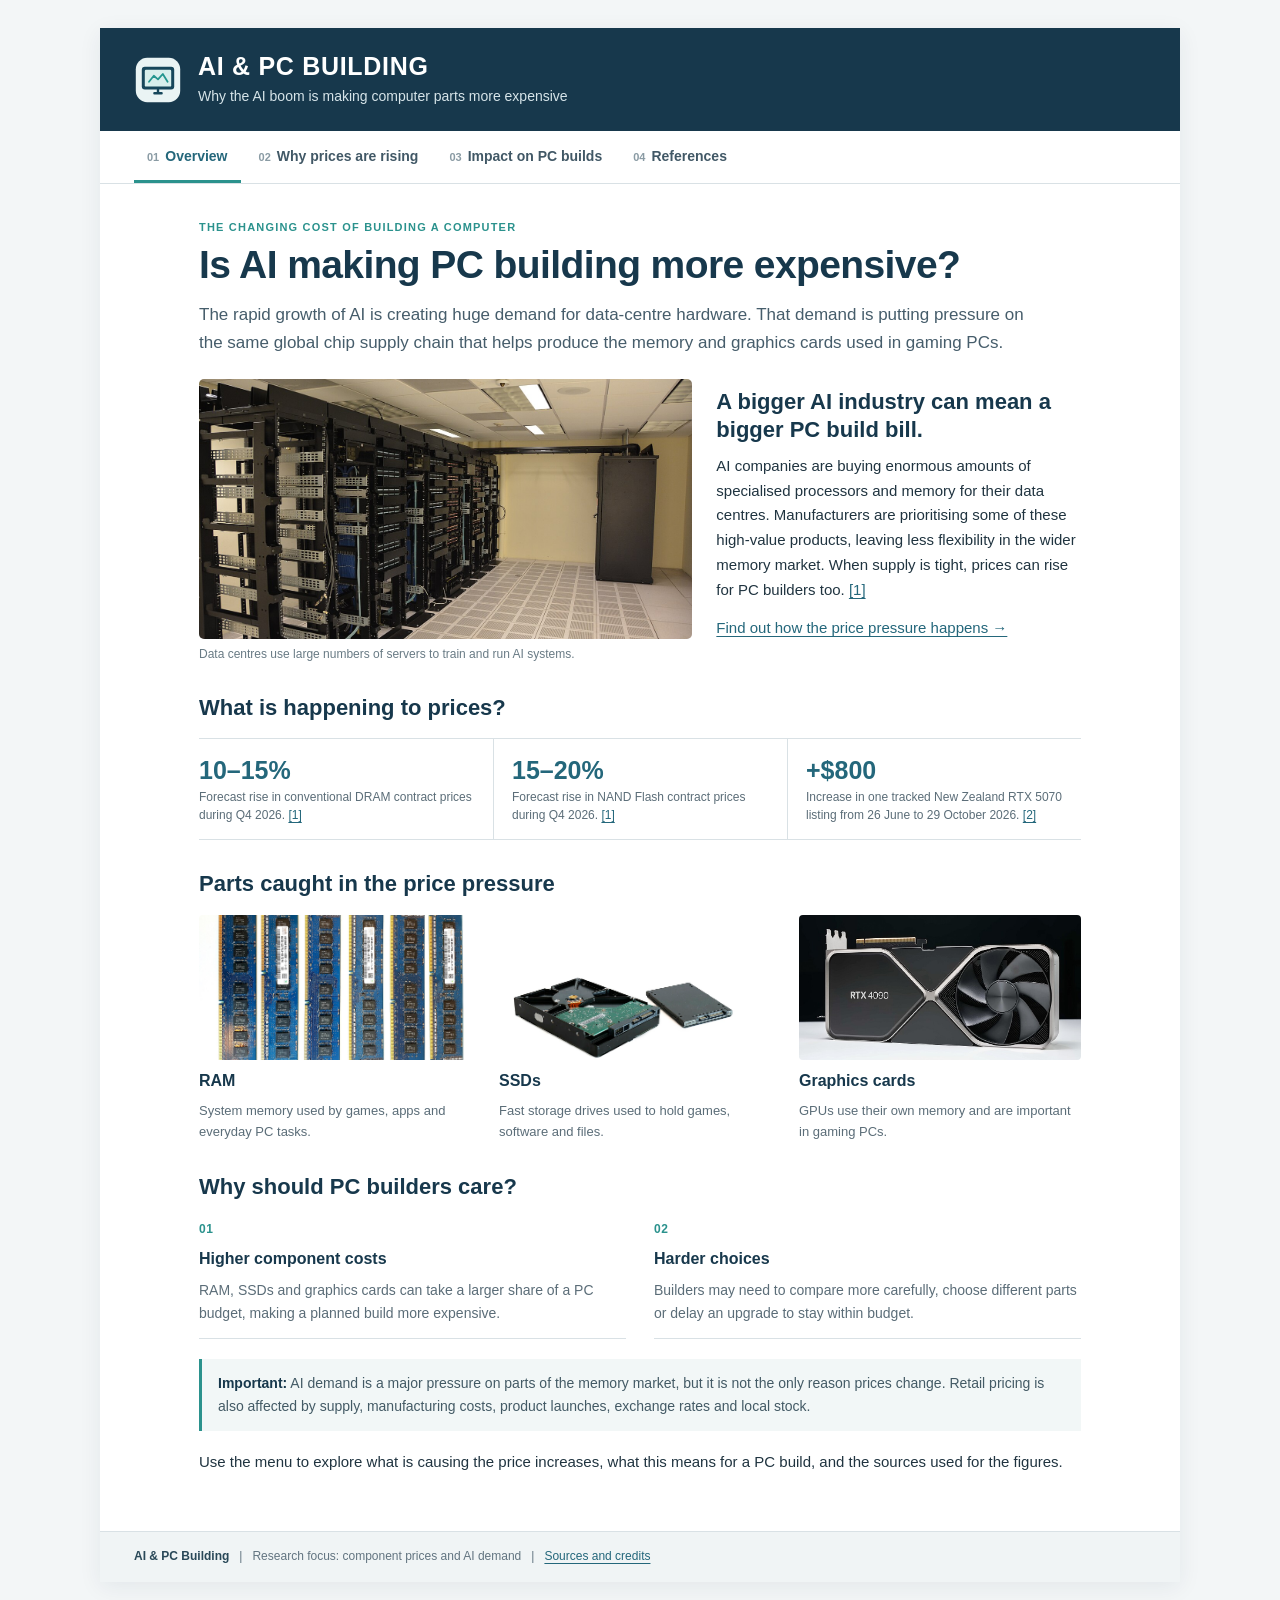
<file: index.html>
<!DOCTYPE html>
<html lang="en">
<head>
    <meta charset="UTF-8">
    <meta name="viewport" content="width=device-width, initial-scale=1.0">
    <meta name="description" content="How growing AI data-centre demand is affecting PC component supply and the cost of building a computer.">
    <title>Overview | AI &amp; PC Building</title>
    <link href="css/styles.css" rel="stylesheet" type="text/css">
</head>
<body>
<div id="container">
<header id="topbar">
    <img class="brandmark" src="images/logo.svg" alt="">
    <div><p class="site-name">AI &amp; PC BUILDING</p><p class="tagline">Why the AI boom is making computer parts more expensive</p></div>
</header>
<nav id="menu" aria-label="Main navigation"><a href="index.html" class="current"><span class="nav-num">01</span>Overview</a>
<a href="why-prices.html" class=""><span class="nav-num">02</span>Why prices are rising</a>
<a href="build-impact.html" class=""><span class="nav-num">03</span>Impact on PC builds</a>
<a href="references.html" class=""><span class="nav-num">04</span>References</a></nav>
<main id="main">
<p class="eyebrow">The changing cost of building a computer</p>
<h1>Is AI making PC building more expensive?</h1>
<p class="lead">The rapid growth of AI is creating huge demand for data-centre hardware. That demand is putting pressure on the same global chip supply chain that helps produce the memory and graphics cards used in gaming PCs.</p>
<section class="photo-feature">
    <figure><img src="images/data_centre.jpg" alt="Rows of computer servers in a data centre"><figcaption>Data centres use large numbers of servers to train and run AI systems.</figcaption></figure>
    <div>
        <h2 style="margin-top:0">A bigger AI industry can mean a bigger PC build bill.</h2>
        <p>AI companies are buying enormous amounts of specialised processors and memory for their data centres. Manufacturers are prioritising some of these high-value products, leaving less flexibility in the wider memory market. When supply is tight, prices can rise for PC builders too. <a href="references.html#trendforce">[1]</a></p>
        <p><a href="why-prices.html">Find out how the price pressure happens →</a></p>
    </div>
</section>
<h2>What is happening to prices?</h2>
<div class="stats">
    <div class="stat"><span class="stat-value">10–15%</span><span class="stat-label">Forecast rise in conventional DRAM contract prices during Q4 2026. <a href="references.html#trendforce">[1]</a></span></div>
    <div class="stat"><span class="stat-value">15–20%</span><span class="stat-label">Forecast rise in NAND Flash contract prices during Q4 2026. <a href="references.html#trendforce">[1]</a></span></div>
    <div class="stat"><span class="stat-value">+$800</span><span class="stat-label">Increase in one tracked New Zealand RTX 5070 listing from 26 June to 29 October 2026. <a href="references.html#priceme">[2]</a></span></div>
</div>
<h2>Parts caught in the price pressure</h2>
<div class="photo-row">
    <figure><img src="images/ram.jpg" alt="Several RAM memory modules"><h3>RAM</h3><p>System memory used by games, apps and everyday PC tasks.</p></figure>
    <figure><img src="images/ssd-and-hdd.jpg" alt="Several solid-state drives stacked together"><h3>SSDs</h3><p>Fast storage drives used to hold games, software and files.</p></figure>
    <figure><img src="images/graphics-card.jpg" alt="Close-up of a graphics processor on a graphics card"><h3>Graphics cards</h3><p>GPUs use their own memory and are important in gaming PCs.</p></figure>
</div>
<h2>Why should PC builders care?</h2>
<div class="card-grid">
    <div class="card"><div class="icon-box">01</div><h3>Higher component costs</h3><p>RAM, SSDs and graphics cards can take a larger share of a PC budget, making a planned build more expensive.</p></div>
    <div class="card"><div class="icon-box">02</div><h3>Harder choices</h3><p>Builders may need to compare more carefully, choose different parts or delay an upgrade to stay within budget.</p></div>
</div>
<div class="note"><strong>Important:</strong> AI demand is a major pressure on parts of the memory market, but it is not the only reason prices change. Retail pricing is also affected by supply, manufacturing costs, product launches, exchange rates and local stock.</div>
<p>Use the menu to explore what is causing the price increases, what this means for a PC build, and the sources used for the figures.</p>
</main>
<footer id="footer"><p><span class="footer-strong">AI &amp; PC Building</span> &nbsp; | &nbsp; Research focus: component prices and AI demand &nbsp; | &nbsp; <a href="references.html">Sources and credits</a></p></footer>
</div>
</body>
</html>
</file>
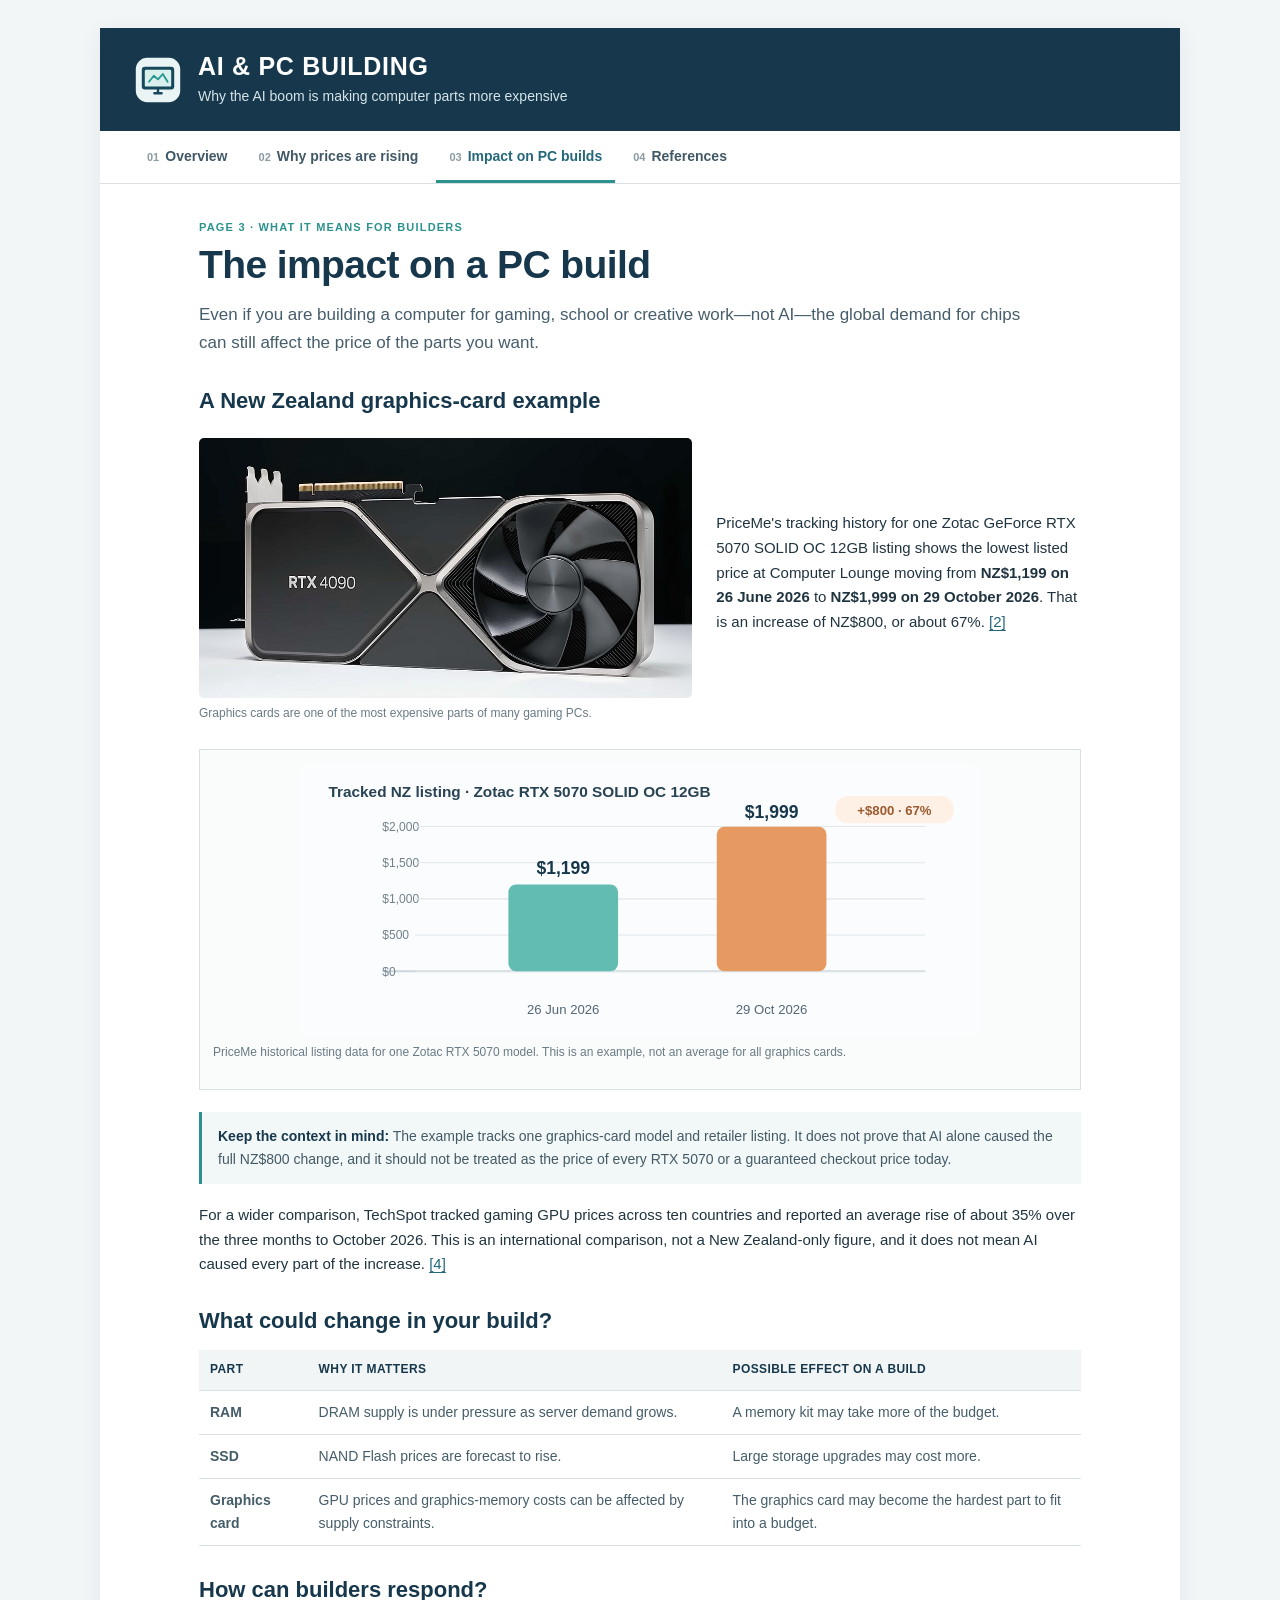
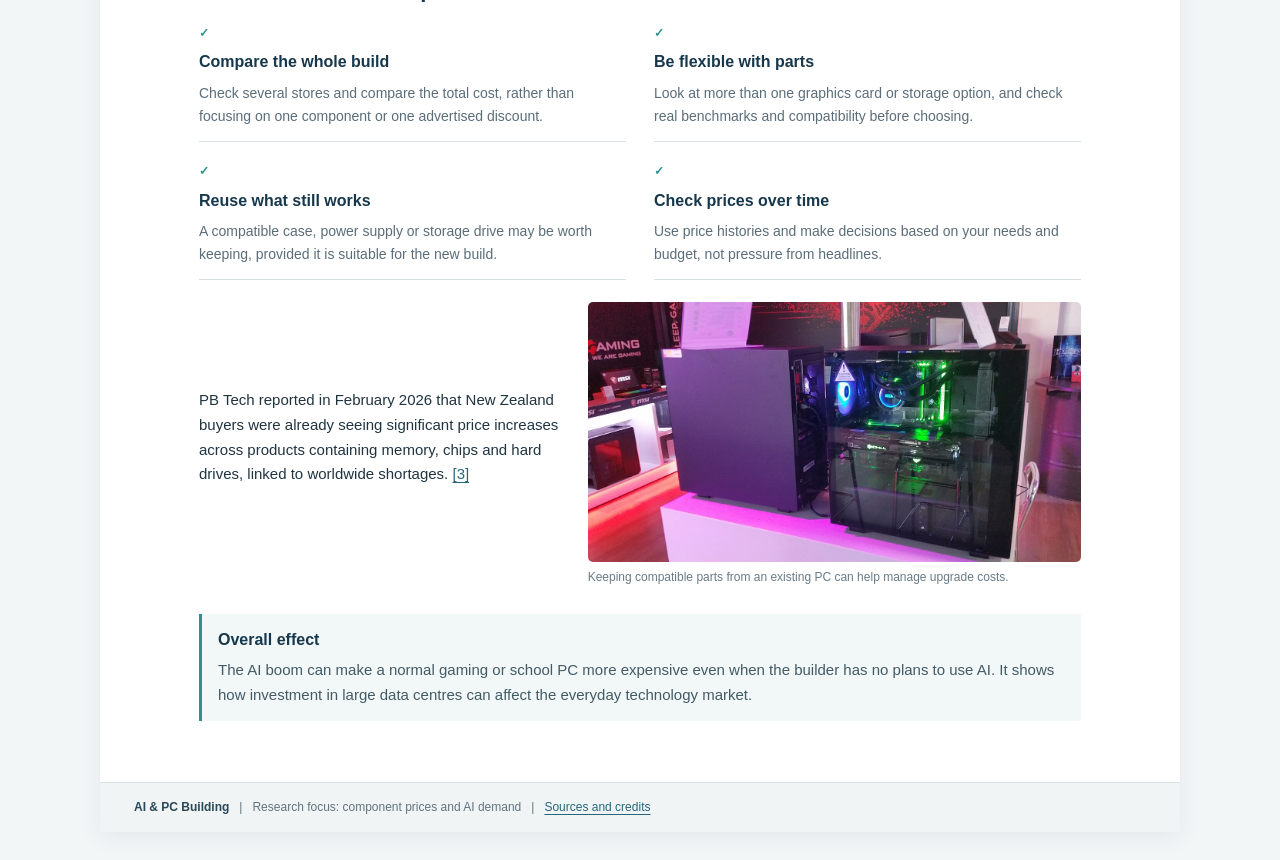
<file: build-impact.html>
<!DOCTYPE html>
<html lang="en">
<head>
    <meta charset="UTF-8">
    <meta name="viewport" content="width=device-width, initial-scale=1.0">
    <meta name="description" content="How growing AI data-centre demand is affecting PC component supply and the cost of building a computer.">
    <title>Impact on PC builds | AI &amp; PC Building</title>
    <link href="css/styles.css" rel="stylesheet" type="text/css">
</head>
<body>
<div id="container">
<header id="topbar">
    <img class="brandmark" src="images/logo.svg" alt="">
    <div><p class="site-name">AI &amp; PC BUILDING</p><p class="tagline">Why the AI boom is making computer parts more expensive</p></div>
</header>
<nav id="menu" aria-label="Main navigation"><a href="index.html" class=""><span class="nav-num">01</span>Overview</a>
<a href="why-prices.html" class=""><span class="nav-num">02</span>Why prices are rising</a>
<a href="build-impact.html" class="current"><span class="nav-num">03</span>Impact on PC builds</a>
<a href="references.html" class=""><span class="nav-num">04</span>References</a></nav>
<main id="main">
<p class="eyebrow">Page 3 · What it means for builders</p>
<h1>The impact on a PC build</h1>
<p class="lead">Even if you are building a computer for gaming, school or creative work—not AI—the global demand for chips can still affect the price of the parts you want.</p>
<h2>A New Zealand graphics-card example</h2>
<section class="photo-feature">
    <figure><img src="images/graphics-card.jpg" alt="Close-up of a graphics processor on a graphics card"><figcaption>Graphics cards are one of the most expensive parts of many gaming PCs.</figcaption></figure>
    <div><p>PriceMe's tracking history for one Zotac GeForce RTX 5070 SOLID OC 12GB listing shows the lowest listed price at Computer Lounge moving from <strong>NZ$1,199 on 26 June 2026</strong> to <strong>NZ$1,999 on 29 October 2026</strong>. That is an increase of NZ$800, or about 67%. <a href="references.html#priceme">[2]</a></p></div>
</section>
<div class="data-chart"><img src="images/nz-price-example.svg" alt="Bar chart showing a Zotac RTX 5070 listing rising from NZ$1,199 on 26 June 2026 to NZ$1,999 on 29 October 2026"><p class="caption">PriceMe historical listing data for one Zotac RTX 5070 model. This is an example, not an average for all graphics cards.</p></div>
<div class="note"><strong>Keep the context in mind:</strong> The example tracks one graphics-card model and retailer listing. It does not prove that AI alone caused the full NZ$800 change, and it should not be treated as the price of every RTX 5070 or a guaranteed checkout price today.</div>
<p>For a wider comparison, TechSpot tracked gaming GPU prices across ten countries and reported an average rise of about 35% over the three months to October 2026. This is an international comparison, not a New Zealand-only figure, and it does not mean AI caused every part of the increase. <a href="references.html#techspot">[4]</a></p>
<h2>What could change in your build?</h2>
<div class="table-wrap"><table>
    <thead><tr><th>Part</th><th>Why it matters</th><th>Possible effect on a build</th></tr></thead>
    <tbody>
        <tr><td><strong>RAM</strong></td><td>DRAM supply is under pressure as server demand grows.</td><td>A memory kit may take more of the budget.</td></tr>
        <tr><td><strong>SSD</strong></td><td>NAND Flash prices are forecast to rise.</td><td>Large storage upgrades may cost more.</td></tr>
        <tr><td><strong>Graphics card</strong></td><td>GPU prices and graphics-memory costs can be affected by supply constraints.</td><td>The graphics card may become the hardest part to fit into a budget.</td></tr>
    </tbody>
</table></div>
<h2>How can builders respond?</h2>
<div class="card-grid">
    <div class="card"><div class="icon-box">✓</div><h3>Compare the whole build</h3><p>Check several stores and compare the total cost, rather than focusing on one component or one advertised discount.</p></div>
    <div class="card"><div class="icon-box">✓</div><h3>Be flexible with parts</h3><p>Look at more than one graphics card or storage option, and check real benchmarks and compatibility before choosing.</p></div>
    <div class="card"><div class="icon-box">✓</div><h3>Reuse what still works</h3><p>A compatible case, power supply or storage drive may be worth keeping, provided it is suitable for the new build.</p></div>
    <div class="card"><div class="icon-box">✓</div><h3>Check prices over time</h3><p>Use price histories and make decisions based on your needs and budget, not pressure from headlines.</p></div>
</div>
<section class="photo-feature reverse">
    <figure><img src="images/gaming_pc.jpg" alt="A desktop PC build with graphics card, motherboard and memory visible"><figcaption>Keeping compatible parts from an existing PC can help manage upgrade costs.</figcaption></figure>
    <div><p>PB Tech reported in February 2026 that New Zealand buyers were already seeing significant price increases across products containing memory, chips and hard drives, linked to worldwide shortages. <a href="references.html#pbtech">[3]</a></p></div>
</section>
<div class="callout"><h3>Overall effect</h3><p>The AI boom can make a normal gaming or school PC more expensive even when the builder has no plans to use AI. It shows how investment in large data centres can affect the everyday technology market.</p></div>
</main>
<footer id="footer"><p><span class="footer-strong">AI &amp; PC Building</span> &nbsp; | &nbsp; Research focus: component prices and AI demand &nbsp; | &nbsp; <a href="references.html">Sources and credits</a></p></footer>
</div>
</body>
</html>
</file>
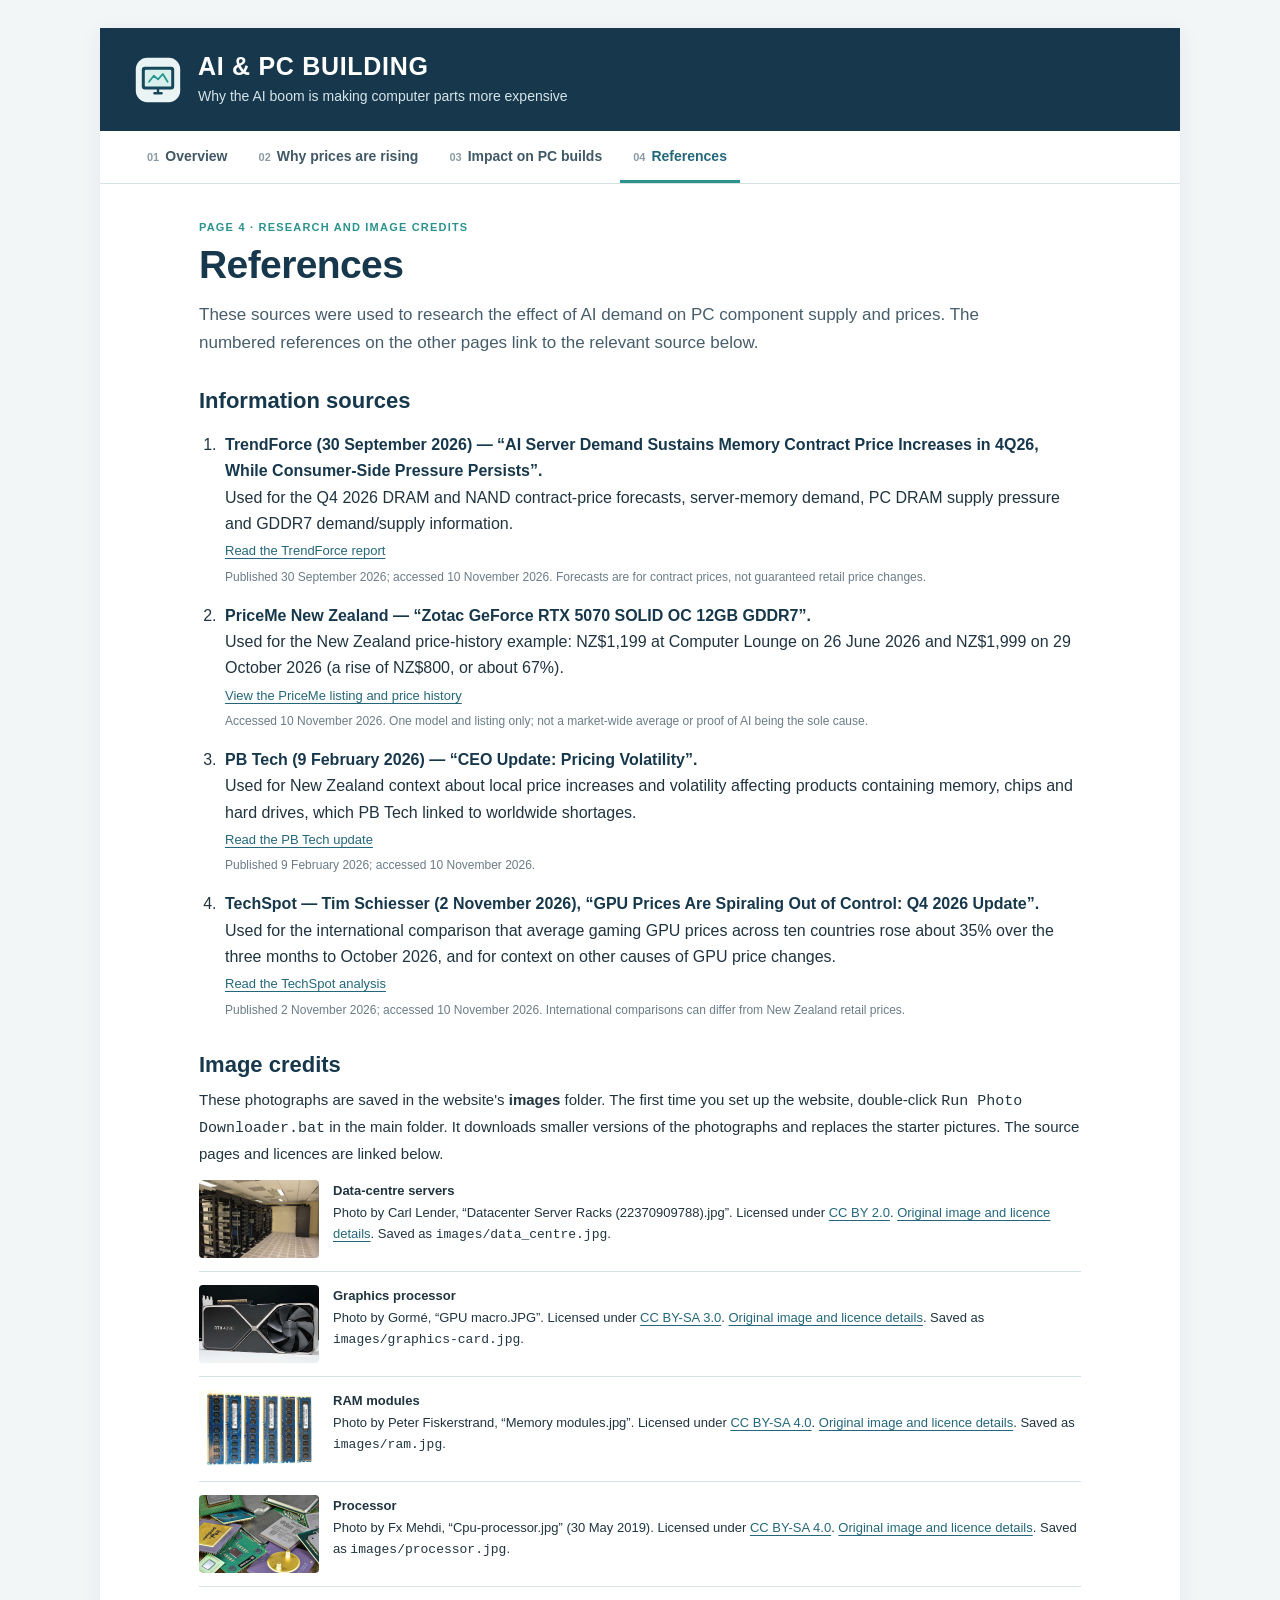
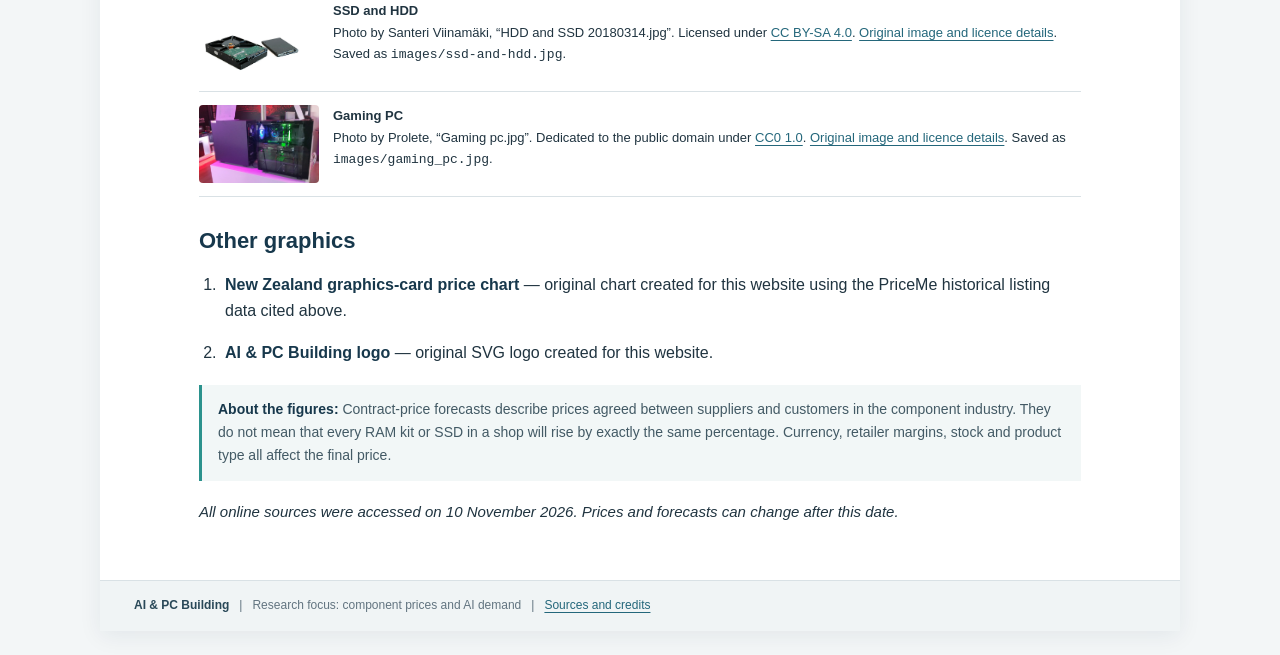
<file: references.html>
<!DOCTYPE html>
<html lang="en">
<head>
    <meta charset="UTF-8">
    <meta name="viewport" content="width=device-width, initial-scale=1.0">
    <meta name="description" content="How growing AI data-centre demand is affecting PC component supply and the cost of building a computer.">
    <title>References | AI &amp; PC Building</title>
    <link href="css/styles.css" rel="stylesheet" type="text/css">
</head>
<body>
<div id="container">
<header id="topbar">
    <img class="brandmark" src="images/logo.svg" alt="">
    <div><p class="site-name">AI &amp; PC BUILDING</p><p class="tagline">Why the AI boom is making computer parts more expensive</p></div>
</header>
<nav id="menu" aria-label="Main navigation"><a href="index.html" class=""><span class="nav-num">01</span>Overview</a>
<a href="why-prices.html" class=""><span class="nav-num">02</span>Why prices are rising</a>
<a href="build-impact.html" class=""><span class="nav-num">03</span>Impact on PC builds</a>
<a href="references.html" class="current"><span class="nav-num">04</span>References</a></nav>
<main id="main">
<p class="eyebrow">Page 4 · Research and image credits</p>
<h1>References</h1>
<p class="lead">These sources were used to research the effect of AI demand on PC component supply and prices. The numbered references on the other pages link to the relevant source below.</p>
<h2>Information sources</h2>
<ol class="reference-list">
    <li id="trendforce"><strong>TrendForce (30 September 2026) — “AI Server Demand Sustains Memory Contract Price Increases in 4Q26, While Consumer-Side Pressure Persists”.</strong><br>Used for the Q4 2026 DRAM and NAND contract-price forecasts, server-memory demand, PC DRAM supply pressure and GDDR7 demand/supply information.<br><a href="https://www.trendforce.com/presscenter/news/20260930-13258.html" target="_blank" rel="noopener">Read the TrendForce report</a><small>Published 30 September 2026; accessed 10 November 2026. Forecasts are for contract prices, not guaranteed retail price changes.</small></li>
    <li id="priceme"><strong>PriceMe New Zealand — “Zotac GeForce RTX 5070 SOLID OC 12GB GDDR7”.</strong><br>Used for the New Zealand price-history example: NZ$1,199 at Computer Lounge on 26 June 2026 and NZ$1,999 on 29 October 2026 (a rise of NZ$800, or about 67%).<br><a href="https://www.priceme.co.nz/Zotac-GeForce-RTX-5070-SOLID-OC-12GB-GDDR7/p-928866648.aspx" target="_blank" rel="noopener">View the PriceMe listing and price history</a><small>Accessed 10 November 2026. One model and listing only; not a market-wide average or proof of AI being the sole cause.</small></li>
    <li id="pbtech"><strong>PB Tech (9 February 2026) — “CEO Update: Pricing Volatility”.</strong><br>Used for New Zealand context about local price increases and volatility affecting products containing memory, chips and hard drives, which PB Tech linked to worldwide shortages.<br><a href="https://government.pbtech.co.nz/article/2841/ceo-update-feb26" target="_blank" rel="noopener">Read the PB Tech update</a><small>Published 9 February 2026; accessed 10 November 2026.</small></li>
    <li id="techspot"><strong>TechSpot — Tim Schiesser (2 November 2026), “GPU Prices Are Spiraling Out of Control: Q4 2026 Update”.</strong><br>Used for the international comparison that average gaming GPU prices across ten countries rose about 35% over the three months to October 2026, and for context on other causes of GPU price changes.<br><a href="https://www.techspot.com/article/3192-gpu-pricing-q4-2026/" target="_blank" rel="noopener">Read the TechSpot analysis</a><small>Published 2 November 2026; accessed 10 November 2026. International comparisons can differ from New Zealand retail prices.</small></li>
</ol>
<h2>Image credits</h2>
<p>These photographs are saved in the website's <strong>images</strong> folder. The first time you set up the website, double-click <code>Run Photo Downloader.bat</code> in the main folder. It downloads smaller versions of the photographs and replaces the starter pictures. The source pages and licences are linked below.</p>
<div class="image-credit"><img src="images/data_centre.jpg" alt="Server racks in a data centre room"><p><strong>Data-centre servers</strong><br>Photo by Carl Lender, “Datacenter Server Racks (22370909788).jpg”. Licensed under <a href="https://creativecommons.org/licenses/by/2.0/" target="_blank" rel="noopener">CC BY 2.0</a>. <a href="https://commons.wikimedia.org/wiki/File:Datacenter_Server_Racks_(22370909788).jpg" target="_blank" rel="noopener">Original image and licence details</a>. Saved as <code>images/data_centre.jpg</code>.</p></div>
<div class="image-credit"><img src="images/graphics-card.jpg" alt="Close-up of a graphics processor on a graphics card"><p><strong>Graphics processor</strong><br>Photo by Gormé, “GPU macro.JPG”. Licensed under <a href="https://creativecommons.org/licenses/by-sa/3.0/" target="_blank" rel="noopener">CC BY-SA 3.0</a>. <a href="https://commons.wikimedia.org/wiki/File:GPU_macro.JPG" target="_blank" rel="noopener">Original image and licence details</a>. Saved as <code>images/graphics-card.jpg</code>.</p></div>
<div class="image-credit"><img src="images/ram.jpg" alt="Several RAM memory modules"><p><strong>RAM modules</strong><br>Photo by Peter Fiskerstrand, “Memory modules.jpg”. Licensed under <a href="https://creativecommons.org/licenses/by-sa/4.0/" target="_blank" rel="noopener">CC BY-SA 4.0</a>. <a href="https://commons.wikimedia.org/wiki/File:Memory_modules.jpg" target="_blank" rel="noopener">Original image and licence details</a>. Saved as <code>images/ram.jpg</code>.</p></div>
<div class="image-credit"><img src="images/processor.jpg" alt="An Intel computer processor"><p><strong>Processor</strong><br>Photo by Fx Mehdi, “Cpu-processor.jpg” (30 May 2019). Licensed under <a href="https://creativecommons.org/licenses/by-sa/4.0/" target="_blank" rel="noopener">CC BY-SA 4.0</a>. <a href="https://commons.wikimedia.org/wiki/File:Cpu-processor.jpg" target="_blank" rel="noopener">Original image and licence details</a>. Saved as <code>images/processor.jpg</code>.</p></div>
<div class="image-credit"><img src="images/ssd-and-hdd.jpg" alt="A hard disk drive and a solid-state drive"><p><strong>SSD and HDD</strong><br>Photo by Santeri Viinamäki, “HDD and SSD 20180314.jpg”. Licensed under <a href="https://creativecommons.org/licenses/by-sa/4.0/" target="_blank" rel="noopener">CC BY-SA 4.0</a>. <a href="https://commons.wikimedia.org/wiki/File:HDD_and_SSD_20180314.jpg" target="_blank" rel="noopener">Original image and licence details</a>. Saved as <code>images/ssd-and-hdd.jpg</code>.</p></div>
<div class="image-credit"><img src="images/gaming_pc.jpg" alt="Gaming desktop PC on display in a computer shop"><p><strong>Gaming PC</strong><br>Photo by Prolete, “Gaming pc.jpg”. Dedicated to the public domain under <a href="https://creativecommons.org/publicdomain/zero/1.0/" target="_blank" rel="noopener">CC0 1.0</a>. <a href="https://commons.wikimedia.org/wiki/File:Gaming_pc.jpg" target="_blank" rel="noopener">Original image and licence details</a>. Saved as <code>images/gaming_pc.jpg</code>.</p></div>
<h2>Other graphics</h2>
<ol class="reference-list">
    <li><strong>New Zealand graphics-card price chart</strong> — original chart created for this website using the PriceMe historical listing data cited above.</li>
    <li><strong>AI &amp; PC Building logo</strong> — original SVG logo created for this website.</li>
</ol>
<div class="note"><strong>About the figures:</strong> Contract-price forecasts describe prices agreed between suppliers and customers in the component industry. They do not mean that every RAM kit or SSD in a shop will rise by exactly the same percentage. Currency, retailer margins, stock and product type all affect the final price.</div>
<p><em>All online sources were accessed on 10 November 2026. Prices and forecasts can change after this date.</em></p>
</main>
<footer id="footer"><p><span class="footer-strong">AI &amp; PC Building</span> &nbsp; | &nbsp; Research focus: component prices and AI demand &nbsp; | &nbsp; <a href="references.html">Sources and credits</a></p></footer>
</div>
</body>
</html>
</file>
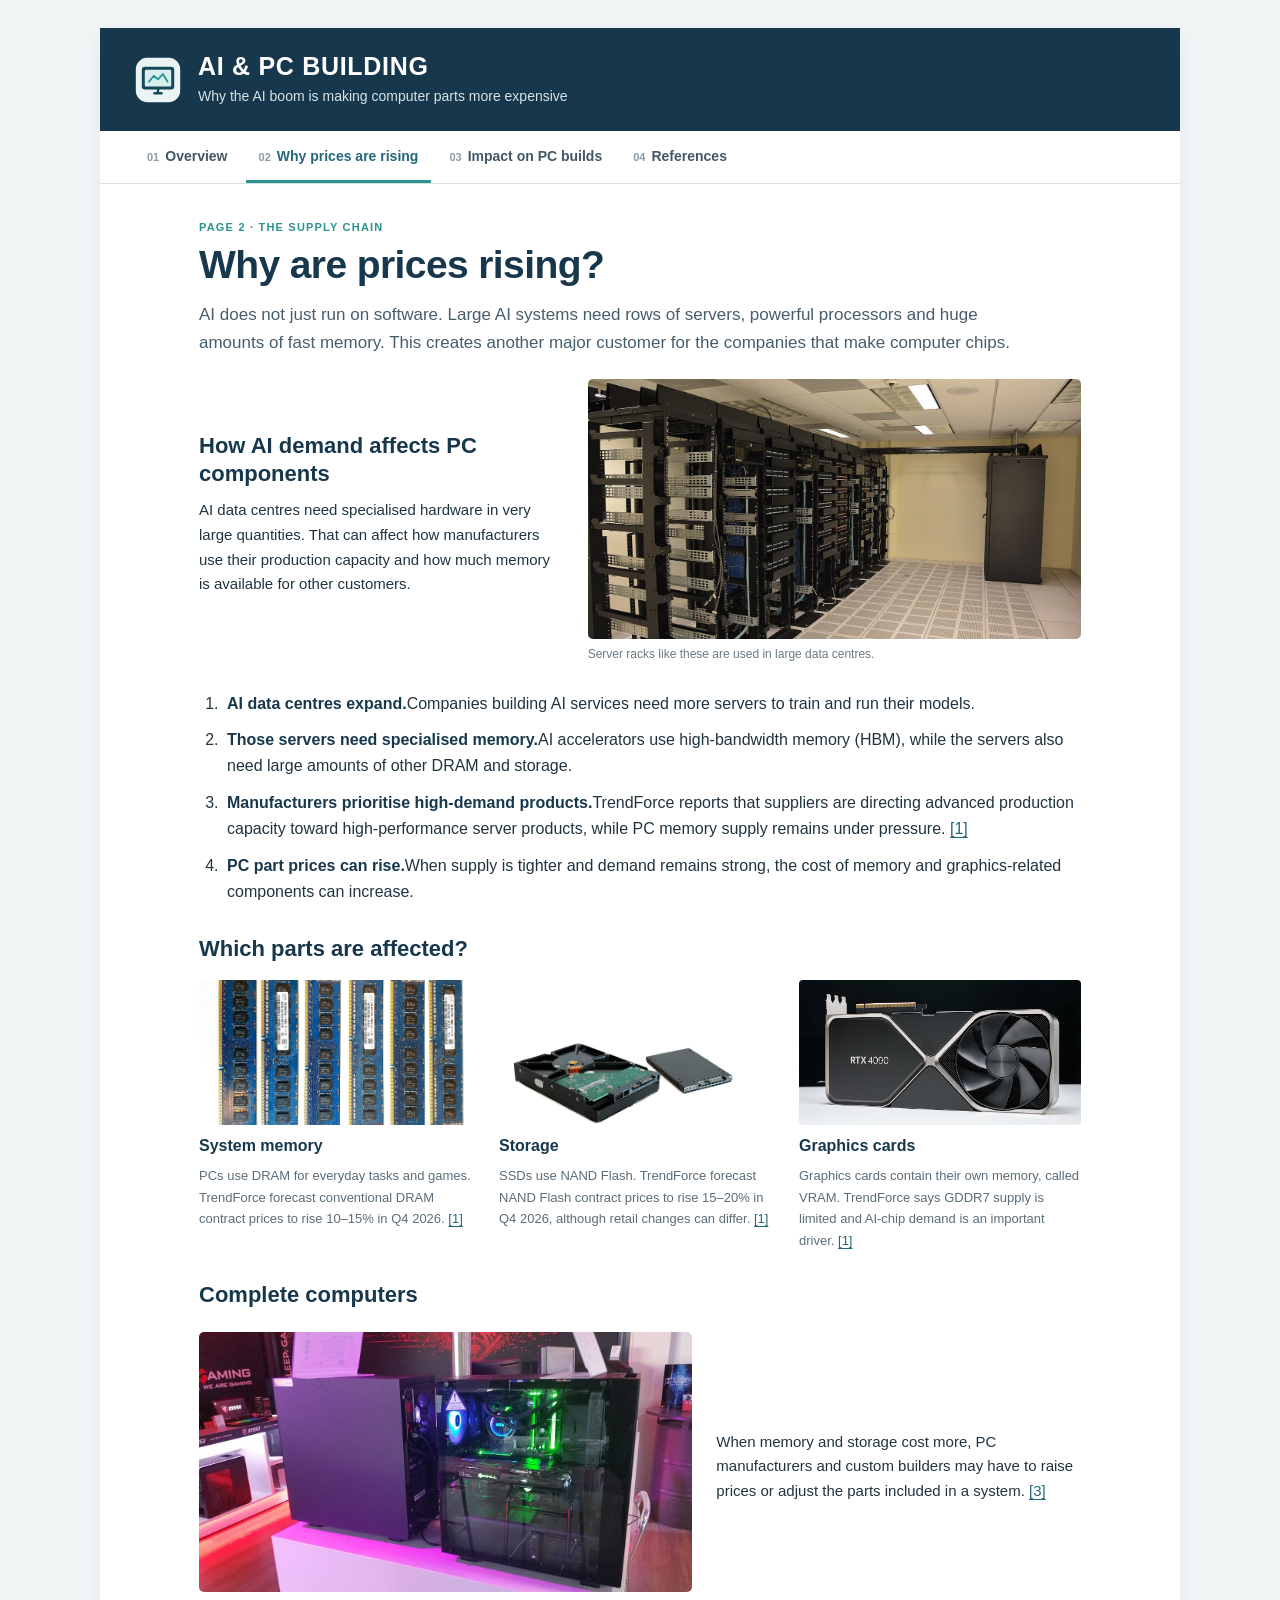
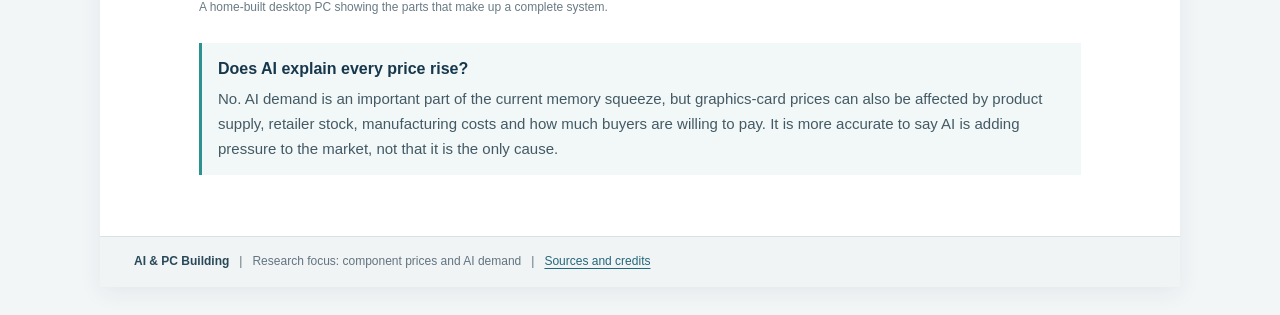
<file: why-prices.html>
<!DOCTYPE html>
<html lang="en">
<head>
    <meta charset="UTF-8">
    <meta name="viewport" content="width=device-width, initial-scale=1.0">
    <meta name="description" content="How growing AI data-centre demand is affecting PC component supply and the cost of building a computer.">
    <title>Why prices are rising | AI &amp; PC Building</title>
    <link href="css/styles.css" rel="stylesheet" type="text/css">
</head>
<body>
<div id="container">
<header id="topbar">
    <img class="brandmark" src="images/logo.svg" alt="">
    <div><p class="site-name">AI &amp; PC BUILDING</p><p class="tagline">Why the AI boom is making computer parts more expensive</p></div>
</header>
<nav id="menu" aria-label="Main navigation"><a href="index.html" class=""><span class="nav-num">01</span>Overview</a>
<a href="why-prices.html" class="current"><span class="nav-num">02</span>Why prices are rising</a>
<a href="build-impact.html" class=""><span class="nav-num">03</span>Impact on PC builds</a>
<a href="references.html" class=""><span class="nav-num">04</span>References</a></nav>
<main id="main">
<p class="eyebrow">Page 2 · The supply chain</p>
<h1>Why are prices rising?</h1>
<p class="lead">AI does not just run on software. Large AI systems need rows of servers, powerful processors and huge amounts of fast memory. This creates another major customer for the companies that make computer chips.</p>
<section class="photo-feature reverse">
    <figure><img src="images/data_centre.jpg" alt="Rows of server racks in a data centre"><figcaption>Server racks like these are used in large data centres.</figcaption></figure>
    <div><h2 style="margin-top:0">How AI demand affects PC components</h2><p>AI data centres need specialised hardware in very large quantities. That can affect how manufacturers use their production capacity and how much memory is available for other customers.</p></div>
</section>
<ol class="steps">
    <li><strong>AI data centres expand.</strong>Companies building AI services need more servers to train and run their models.</li>
    <li><strong>Those servers need specialised memory.</strong>AI accelerators use high-bandwidth memory (HBM), while the servers also need large amounts of other DRAM and storage.</li>
    <li><strong>Manufacturers prioritise high-demand products.</strong>TrendForce reports that suppliers are directing advanced production capacity toward high-performance server products, while PC memory supply remains under pressure. <a href="references.html#trendforce">[1]</a></li>
    <li><strong>PC part prices can rise.</strong>When supply is tighter and demand remains strong, the cost of memory and graphics-related components can increase.</li>
</ol>
<h2>Which parts are affected?</h2>
<div class="photo-row">
    <figure><img src="images/ram.jpg" alt="Several RAM memory modules"><h3>System memory</h3><p>PCs use DRAM for everyday tasks and games. TrendForce forecast conventional DRAM contract prices to rise 10–15% in Q4 2026. <a href="references.html#trendforce">[1]</a></p></figure>
    <figure><img src="images/ssd-and-hdd.jpg" alt="Several solid-state drives stacked together"><h3>Storage</h3><p>SSDs use NAND Flash. TrendForce forecast NAND Flash contract prices to rise 15–20% in Q4 2026, although retail changes can differ. <a href="references.html#trendforce">[1]</a></p></figure>
    <figure><img src="images/graphics-card.jpg" alt="Close-up of a graphics processor on a graphics card"><h3>Graphics cards</h3><p>Graphics cards contain their own memory, called VRAM. TrendForce says GDDR7 supply is limited and AI-chip demand is an important driver. <a href="references.html#trendforce">[1]</a></p></figure>
</div>
<h2>Complete computers</h2>
<section class="photo-feature">
    <figure><img src="images/gaming_pc.jpg" alt="A homebuilt desktop PC with visible components inside the case"><figcaption>A home-built desktop PC showing the parts that make up a complete system.</figcaption></figure>
    <div><p>When memory and storage cost more, PC manufacturers and custom builders may have to raise prices or adjust the parts included in a system. <a href="references.html#pbtech">[3]</a></p></div>
</section>
<div class="callout"><h3>Does AI explain every price rise?</h3><p>No. AI demand is an important part of the current memory squeeze, but graphics-card prices can also be affected by product supply, retailer stock, manufacturing costs and how much buyers are willing to pay. It is more accurate to say AI is adding pressure to the market, not that it is the only cause.</p></div>
</main>
<footer id="footer"><p><span class="footer-strong">AI &amp; PC Building</span> &nbsp; | &nbsp; Research focus: component prices and AI demand &nbsp; | &nbsp; <a href="references.html">Sources and credits</a></p></footer>
</div>
</body>
</html>
</file>
<file: css/styles.css>
/* Simple, photo-led layout */
:root {
    --navy: #17384c;
    --blue: #24677b;
    --teal: #2b928d;
    --ink: #203440;
    --muted: #5b6d78;
    --line: #d9e1e5;
    --paper: #f3f6f7;
    --white: #ffffff;
}
* { box-sizing: border-box; }
body {
    margin: 0;
    background: var(--paper);
    color: var(--ink);
    font-family: Arial, Helvetica, sans-serif;
    line-height: 1.65;
}
a { color: var(--blue); text-underline-offset: 3px; }
a:hover { color: #123e50; }
#container {
    max-width: 1080px;
    margin: 28px auto;
    background: var(--white);
    box-shadow: 0 5px 22px rgba(20, 48, 64, .07);
}
#topbar {
    display: flex;
    align-items: center;
    gap: 16px;
    padding: 23px 34px;
    background: var(--navy);
    color: white;
}
.brandmark { width: 48px; height: 48px; flex: 0 0 auto; }
.site-name { margin: 0; color: white; font-size: 25px; font-weight: 800; letter-spacing: .7px; line-height: 1.2; }
.tagline { margin: 4px 0 0; color: #d6e4e9; font-size: 14px; }
#menu {
    display: flex;
    gap: 5px;
    align-items: center;
    padding: 0 34px;
    border-bottom: 1px solid var(--line);
    background: #fff;
}
#menu a {
    display: inline-block;
    padding: 14px 13px 12px;
    color: #415866;
    text-decoration: none;
    border-bottom: 3px solid transparent;
    font-size: 14px;
    font-weight: 700;
}
#menu a:hover { color: var(--blue); background: #f7fafb; }
#menu a.current { color: var(--blue); border-bottom-color: var(--teal); }
.nav-num { color: #8a9ba4; margin-right: 6px; font-size: 11px; }
#main { max-width: 950px; margin: 0 auto; padding: 34px 34px 42px; }
.eyebrow { margin: 0 0 6px; color: var(--teal); font-size: 11px; font-weight: 800; letter-spacing: 1.2px; text-transform: uppercase; }
h1 { margin: 0 0 12px; color: var(--navy); font-size: clamp(29px, 4vw, 39px); line-height: 1.2; letter-spacing: -.6px; }
h2 { margin: 30px 0 9px; color: var(--navy); font-size: 22px; line-height: 1.3; }
h3 { margin: 0 0 6px; color: var(--navy); font-size: 16px; }
p { margin: 0 0 14px; font-size: 15px; }
.lead { max-width: 840px; color: #465d6b; font-size: 17px; line-height: 1.65; }
.photo-feature { display: grid; grid-template-columns: 1.15fr .85fr; gap: 24px; align-items: center; margin: 22px 0 27px; }
.photo-feature.reverse { grid-template-columns: .85fr 1.15fr; }
.photo-feature.reverse figure { order: 2; }
.photo-feature figure, figure { margin: 0; }
.photo-feature img { width: 100%; height: 260px; object-fit: cover; display: block; border-radius: 5px; }
figcaption, .caption { color: #697b85; font-size: 12px; line-height: 1.45; margin-top: 7px; }
.photo-row { display: grid; grid-template-columns: repeat(3, minmax(0, 1fr)); gap: 18px; margin: 16px 0 23px; }
.photo-row img { display: block; width: 100%; height: 145px; object-fit: cover; border-radius: 4px; }
.photo-row h3 { margin-top: 8px; }
.photo-row p { margin-bottom: 0; color: var(--muted); font-size: 13px; }
.stats { display: grid; grid-template-columns: repeat(3, minmax(0, 1fr)); gap: 0; margin: 16px 0 24px; border-top: 1px solid var(--line); border-bottom: 1px solid var(--line); }
.stat { padding: 16px 18px 15px 0; }
.stat + .stat { padding-left: 18px; border-left: 1px solid var(--line); }
.stat-value { display: block; color: var(--blue); font-size: 25px; font-weight: 800; line-height: 1.2; margin-bottom: 4px; }
.stat-label { display: block; color: var(--muted); font-size: 12px; line-height: 1.45; }
.card-grid { display: grid; grid-template-columns: repeat(2, minmax(0, 1fr)); column-gap: 28px; row-gap: 15px; margin: 14px 0 20px; }
.card { padding: 0 0 13px; border-bottom: 1px solid var(--line); }
.card p { margin: 0; color: var(--muted); font-size: 14px; }
.icon-box { display: inline-block; margin-bottom: 6px; color: var(--teal); font-size: 12px; font-weight: 800; letter-spacing: .5px; }
.note, .callout { margin: 19px 0; padding: 13px 16px; background: #f2f7f7; border-left: 3px solid var(--teal); color: #435a65; font-size: 14px; }
.note strong, .callout h3 { color: var(--navy); }
.callout h3 { margin-bottom: 5px; }
.callout p:last-child { margin-bottom: 0; }
.data-chart { margin: 16px 0 22px; padding: 13px; background: #fafcfc; border: 1px solid var(--line); }
.data-chart img { display: block; width: 100%; max-width: 680px; margin: 0 auto; }
.steps { margin: 16px 0 22px; padding-left: 24px; }
.steps li { margin: 0 0 10px; padding-left: 4px; }
.steps strong { color: var(--navy); }
.table-wrap { width: 100%; overflow-x: auto; margin: 14px 0 20px; }
table { width: 100%; border-collapse: collapse; font-size: 14px; }
th, td { padding: 10px 11px; text-align: left; border-bottom: 1px solid var(--line); vertical-align: top; }
th { color: var(--navy); background: #f1f5f6; font-size: 12px; text-transform: uppercase; letter-spacing: .4px; }
td { color: #455d69; }
.reference-list { padding-left: 22px; }
.reference-list li { margin: 0 0 15px; padding-left: 4px; }
.reference-list strong { color: var(--navy); }
.reference-list small { display: block; margin-top: 4px; color: #6b7c87; font-size: 12px; }
.reference-list a { overflow-wrap: anywhere; font-size: 13px; }
.image-credit { display: grid; grid-template-columns: 120px minmax(0, 1fr); gap: 14px; align-items: start; margin: 13px 0; padding-bottom: 13px; border-bottom: 1px solid var(--line); }
.image-credit img { width: 120px; height: 78px; object-fit: cover; border-radius: 4px; }
.image-credit p { margin: 0; font-size: 13px; }
#footer { padding: 15px 34px; background: #f0f4f5; border-top: 1px solid var(--line); color: #627480; font-size: 12px; }
#footer p { margin: 0; font-size: 12px; }
.footer-strong { color: #294858; font-weight: 700; }
@media (max-width: 760px) {
    #container { margin: 0 auto; }
    #topbar { padding: 19px 18px; }
    .site-name { font-size: 21px; }
    .tagline { font-size: 12px; }
    #menu { padding: 0 10px; overflow-x: auto; gap: 0; }
    #menu a { white-space: nowrap; padding: 12px 9px 10px; font-size: 12px; }
    .nav-num { display: none; }
    #main { padding: 25px 18px 32px; }
    .photo-feature, .photo-feature.reverse { grid-template-columns: 1fr; gap: 12px; }
    .photo-feature.reverse figure { order: 0; }
    .photo-feature img { height: 220px; }
    .photo-row { grid-template-columns: 1fr; gap: 14px; }
    .photo-row img { height: 185px; }
    .stats { grid-template-columns: 1fr; }
    .stat, .stat + .stat { padding: 12px 0; border-left: 0; border-bottom: 1px solid var(--line); }
    .stat:last-child { border-bottom: 0; }
    .card-grid { grid-template-columns: 1fr; }
    #footer { padding: 14px 18px; }
}
</file>
